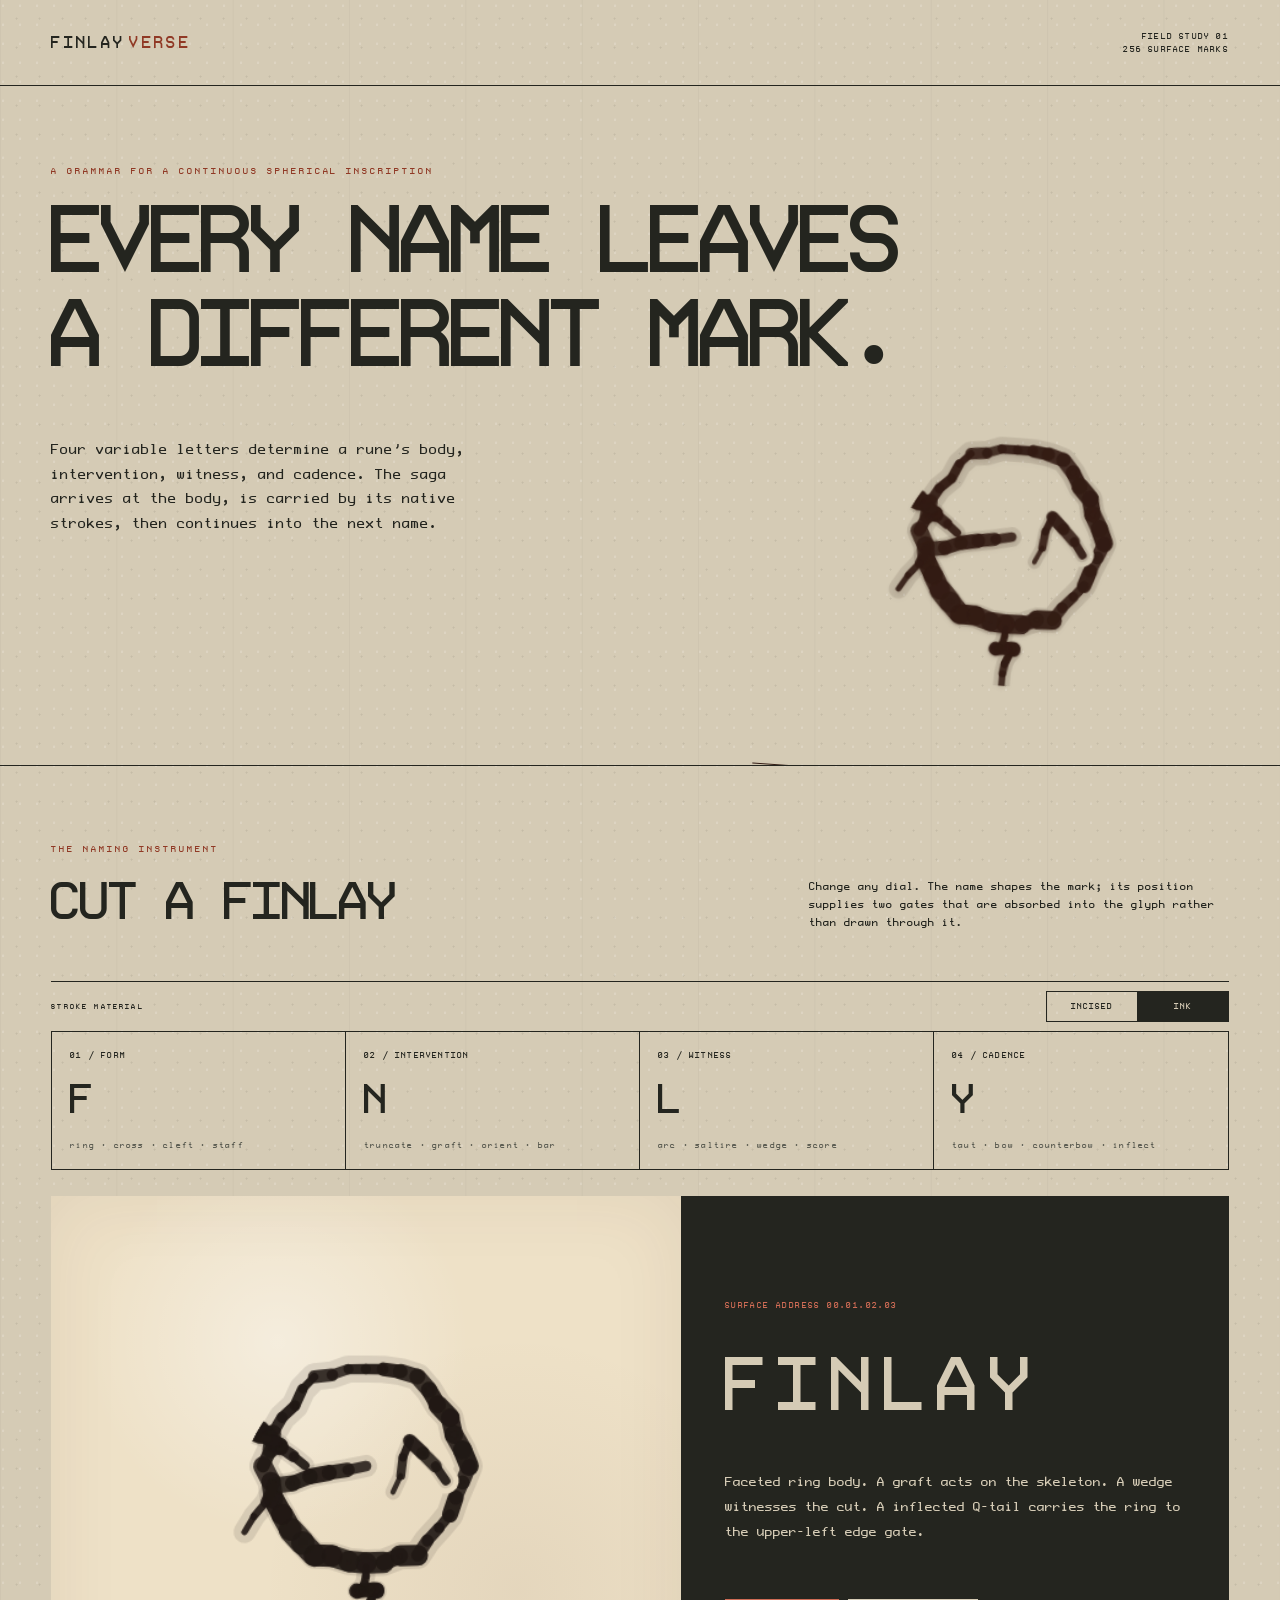
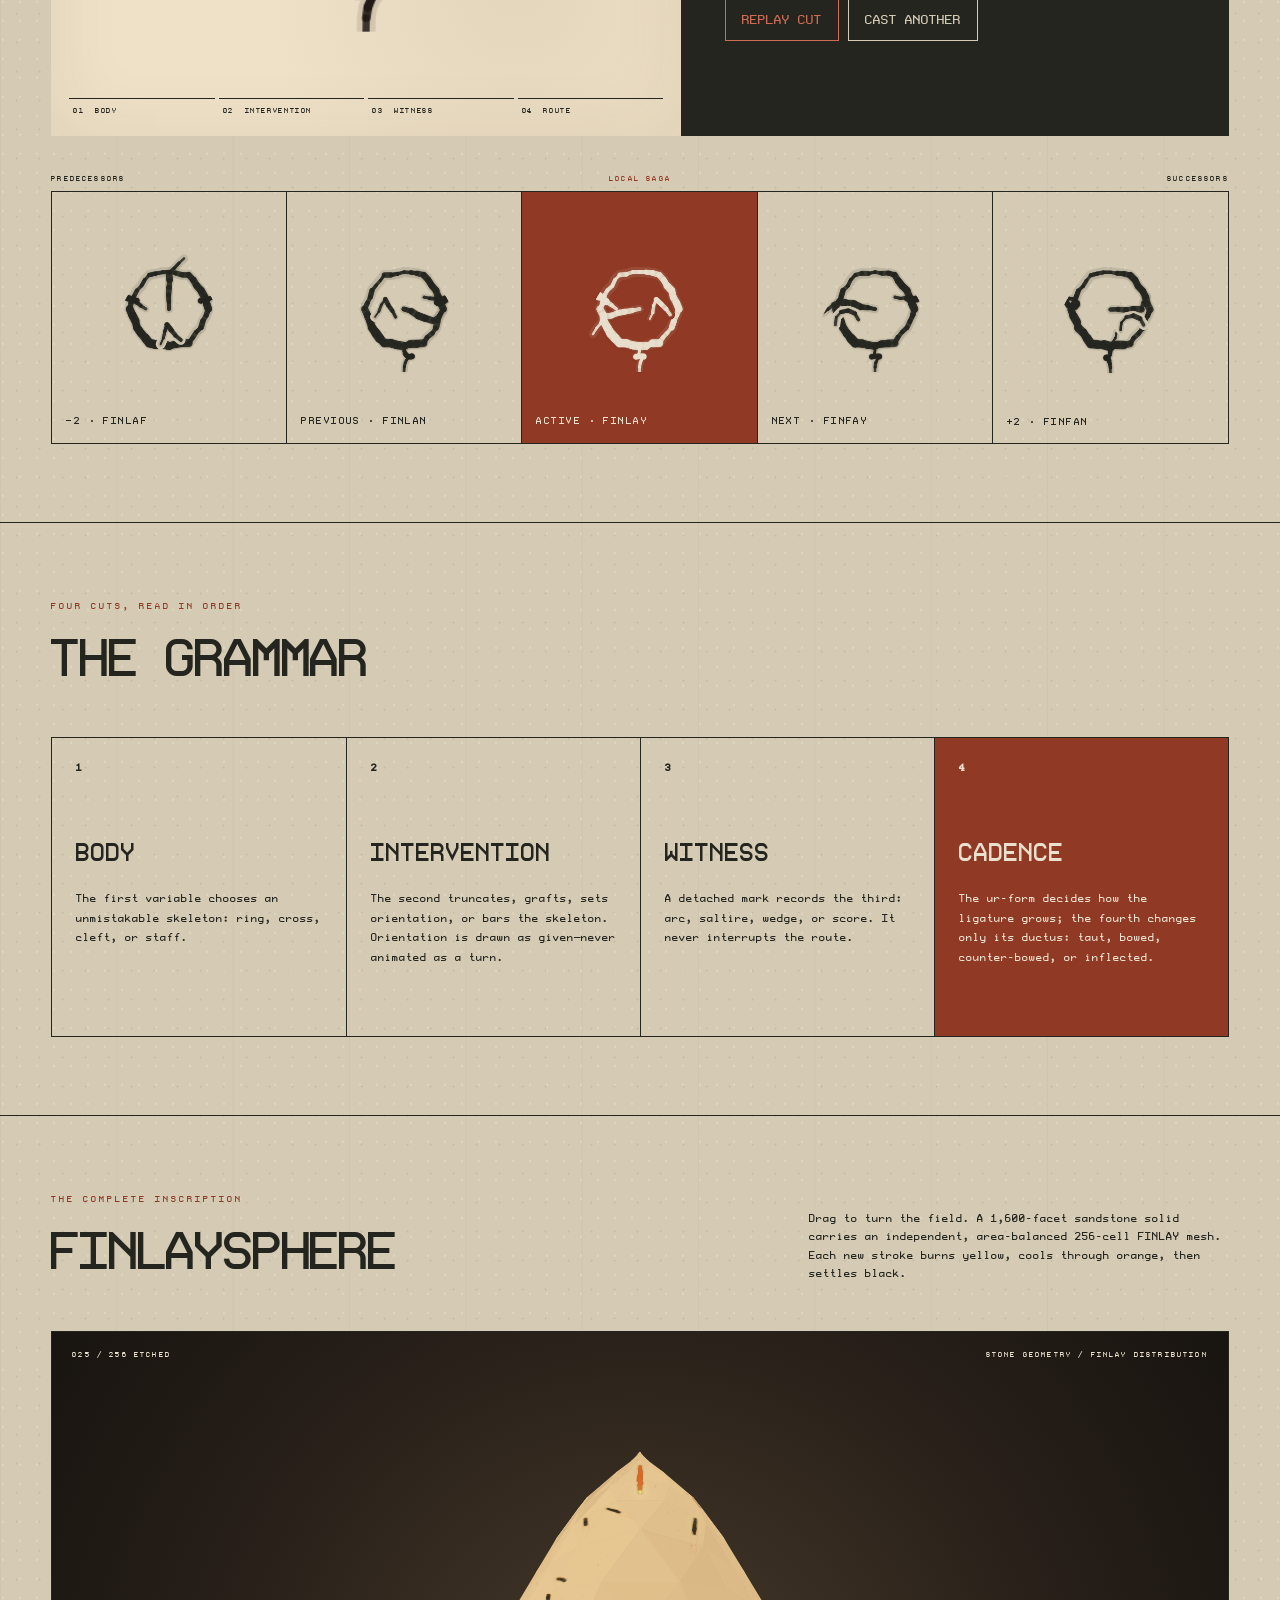
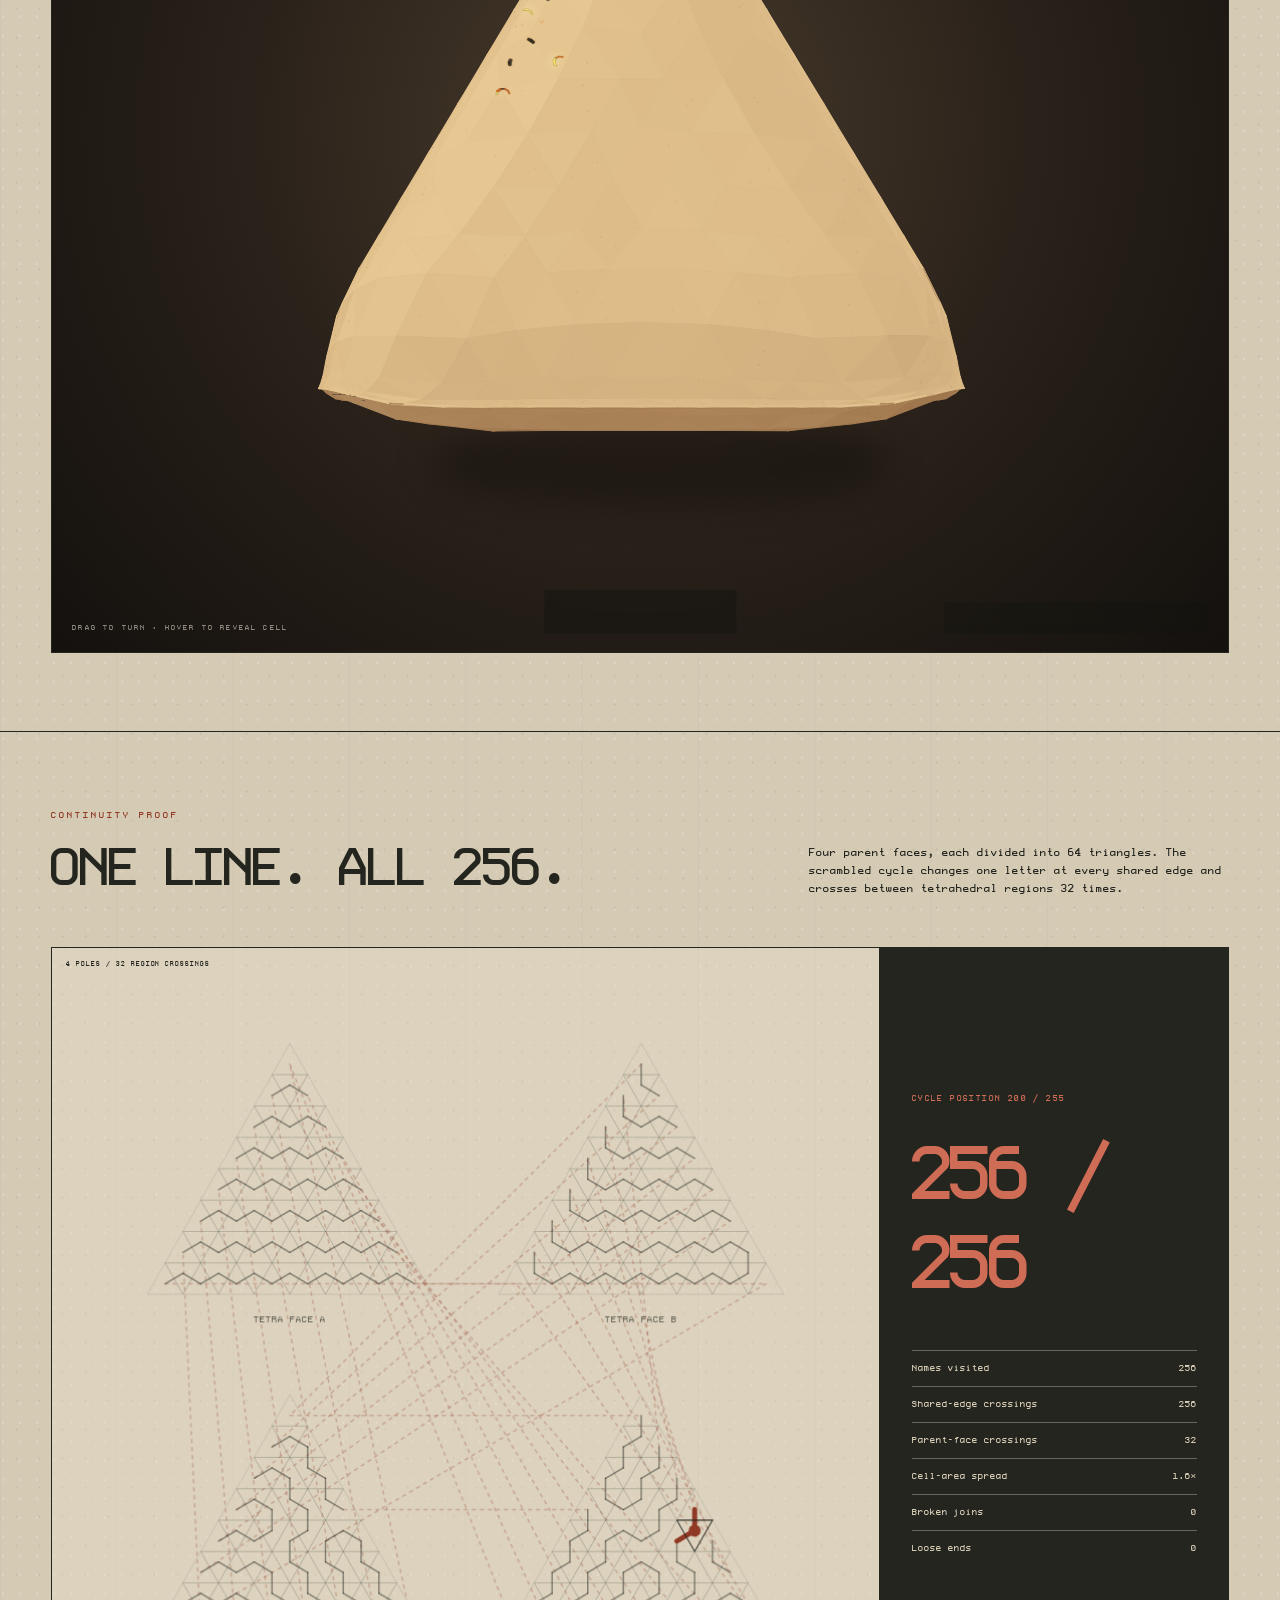
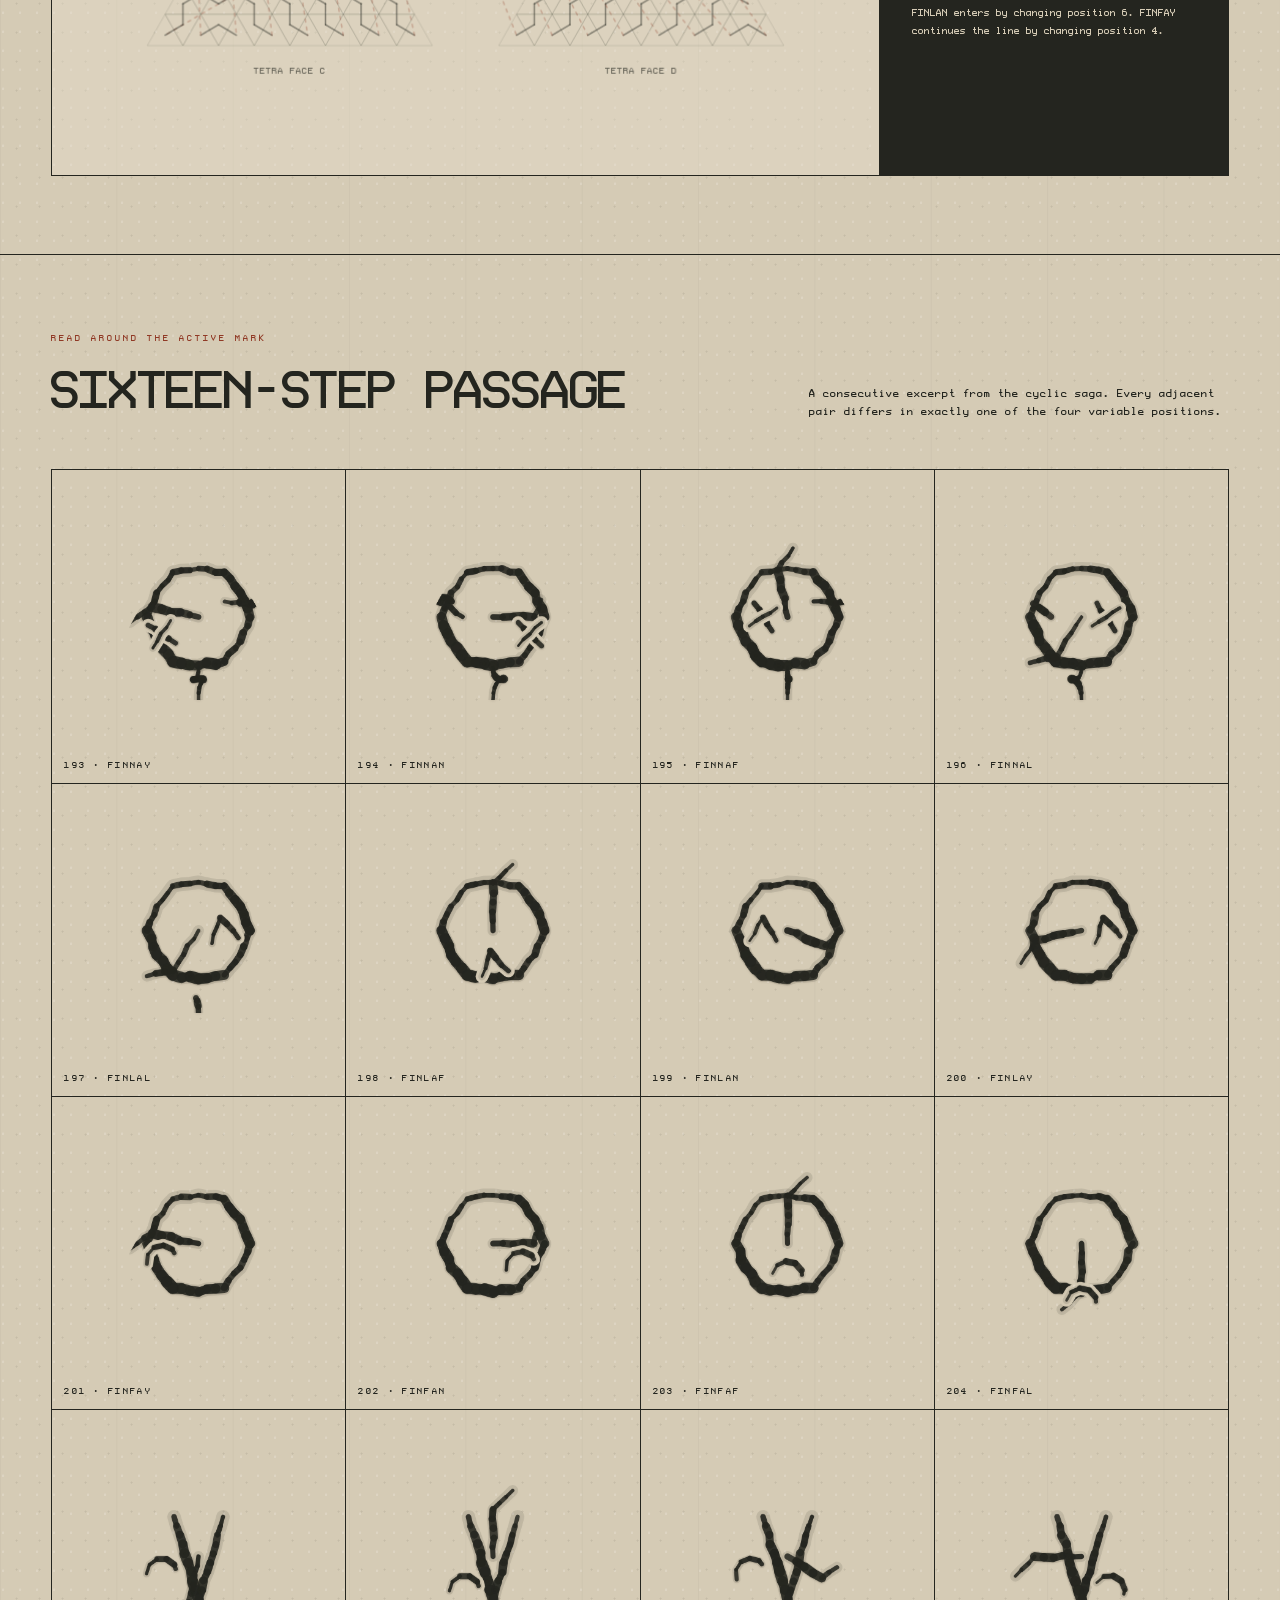
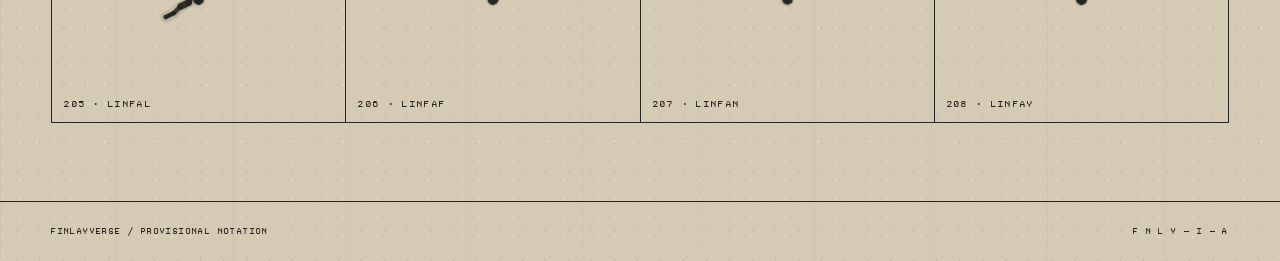
<file: finlay.html>
<!doctype html>
<html lang="en">
<head>
	<meta charset="utf-8">
	<meta name="viewport" content="width=device-width, initial-scale=1">
	<meta name="theme-color" content="#d8d0bd">
	<title>FINLAYverse — glyph field study</title>
	<link rel="stylesheet" href="finlay.css">
</head>
<body>
	<header class="masthead">
		<a class="wordmark" href="finlay.html" aria-label="FINLAYverse field study">
			<span>FINLAY</span><span>VERSE</span>
		</a>
		<p class="issue">FIELD STUDY 01<br>256 SURFACE MARKS</p>
	</header>

	<main>
		<section class="hero" aria-labelledby="page-title">
			<p class="kicker">A grammar for a continuous spherical inscription</p>
			<h1 id="page-title">Every name leaves<br>a different mark.</h1>
			<p class="lede">Four variable letters determine a rune’s body, intervention, witness, and cadence. The saga arrives at the body, is carried by its native strokes, then continues into the next name.</p>
			<div class="hero-glyph" aria-hidden="true">
				<canvas data-finlay="FINLAY"></canvas>
				<span>FINLAY / F·N·L·Y</span>
			</div>
		</section>

		<section class="workbench" aria-labelledby="workbench-title">
			<div class="section-heading">
				<div>
					<p class="kicker">The naming instrument</p>
					<h2 id="workbench-title">Cut a FINLAY</h2>
				</div>
				<p class="section-note">Change any dial. The name shapes the mark; its position supplies two gates that are absorbed into the glyph rather than drawn through it.</p>
			</div>

			<div class="material-bar">
				<span>STROKE MATERIAL</span>
				<div class="material-switcher" role="group" aria-label="Glyph stroke material">
					<button type="button" data-material-choice="incised" aria-pressed="false">INCISED</button>
					<button type="button" data-material-choice="ink" aria-pressed="true">INK</button>
				</div>
			</div>

			<div class="dials" role="group" aria-label="FINLAY variable letters">
				<label>
					<span>01 / FORM</span>
					<select data-slot="0" aria-label="Form letter">
						<option>F</option><option>N</option><option>L</option><option>Y</option>
					</select>
					<small>ring · cross · cleft · staff</small>
				</label>
				<label>
					<span>02 / INTERVENTION</span>
					<select data-slot="1" aria-label="Intervention letter">
						<option>F</option><option selected>N</option><option>L</option><option>Y</option>
					</select>
					<small>truncate · graft · orient · bar</small>
				</label>
				<label>
					<span>03 / WITNESS</span>
					<select data-slot="2" aria-label="Witness letter">
						<option>F</option><option>N</option><option selected>L</option><option>Y</option>
					</select>
					<small>arc · saltire · wedge · score</small>
				</label>
				<label>
					<span>04 / CADENCE</span>
					<select data-slot="3" aria-label="Cadence letter">
						<option>F</option><option>N</option><option>L</option><option selected>Y</option>
					</select>
					<small>taut · bow · counterbow · inflect</small>
				</label>
			</div>

			<div class="inspector">
				<div class="inspector-mark">
					<canvas id="active-glyph" data-finlay="FINLAY"></canvas>
					<ol class="generation-sequence" aria-label="Glyph construction sequence">
						<li data-generation-stage="0"><b>01</b> body</li>
						<li data-generation-stage="1"><b>02</b> intervention</li>
						<li data-generation-stage="2"><b>03</b> witness</li>
						<li data-generation-stage="3"><b>04</b> route</li>
					</ol>
				</div>
				<div class="inspector-copy">
					<p class="coordinate">SURFACE ADDRESS <span id="address">00.01.02.03</span></p>
					<h3 id="active-name">FINLAY</h3>
					<p id="active-recipe">Faceted ring body. A graft acts on the skeleton. A wedge witnesses the cut. The inflected sentence-line is absorbed by the body at its inherited gates.</p>
					<div class="inspector-actions">
						<button id="replay" type="button">REPLAY CUT</button>
						<button id="randomise" type="button">CAST ANOTHER</button>
					</div>
				</div>
			</div>

			<div class="neighbour-heading">
				<span>PREDECESSORS</span><b>LOCAL SAGA</b><span>SUCCESSORS</span>
			</div>
			<div class="siblings" id="siblings" aria-label="Gray-code neighbours"></div>
		</section>

		<section class="grammar" aria-labelledby="grammar-title">
			<div class="section-heading">
				<div>
					<p class="kicker">Four cuts, read in order</p>
					<h2 id="grammar-title">The grammar</h2>
				</div>
			</div>
			<div class="grammar-grid">
				<article><b>1</b><h3>Body</h3><p>The first variable chooses an unmistakable skeleton: ring, cross, cleft, or staff.</p></article>
				<article><b>2</b><h3>Intervention</h3><p>The second truncates, grafts, sets orientation, or bars the skeleton. Orientation is drawn as given—never animated as a turn.</p></article>
				<article><b>3</b><h3>Witness</h3><p>A detached mark records the third: arc, saltire, wedge, or score. It never interrupts the route.</p></article>
				<article class="accent"><b>4</b><h3>Cadence</h3><p>The ur-form decides how the ligature grows; the fourth changes only its ductus: taut, bowed, counter-bowed, or inflected.</p></article>
			</div>
		</section>

		<section class="sphere" aria-labelledby="sphere-title">
			<div class="section-heading">
				<div><p class="kicker">The complete inscription</p><h2 id="sphere-title">FINLAYsphere</h2></div>
				<p class="section-note">Drag to turn the field. A 1,600-facet sandstone solid carries an independent, area-balanced 256-cell FINLAY mesh. Each new stroke burns yellow, cools through orange, then settles black.</p>
			</div>
			<div class="sphere-stage">
				<canvas id="finlay-sphere" role="img" aria-label="Rotating rounded tetrahedral field showing all 256 FINLAY glyphs being inscribed"></canvas>
				<div class="sphere-status" aria-live="polite">
					<span id="sphere-count">000 / 256 ETCHED</span>
					<span>STONE GEOMETRY / FINLAY DISTRIBUTION</span>
				</div>
				<div class="surface-key" aria-label="Independent geometry and inscription meshes">
					<span>STONE GEOMETRY · 1,600 FACETS</span>
					<span>FINLAY FIELD · 256 EQUALISED CELLS</span>
				</div>
				<div class="sphere-actions">
					<button id="replay-sphere" type="button">RE-ETCH</button>
					<button id="shuffle-sphere" type="button">SHUFFLE FIELD</button>
					<button id="orbit-sphere" type="button" aria-pressed="true">PAUSE ORBIT</button>
				</div>
				<p class="sphere-hint">DRAG TO TURN · HOVER TO REVEAL CELL</p>
			</div>
		</section>

		<section class="saga" aria-labelledby="saga-title">
			<div class="section-heading">
				<div><p class="kicker">Continuity proof</p><h2 id="saga-title">One line. All 256.</h2></div>
				<p class="section-note">Four parent faces, each divided into 64 triangles. The scrambled cycle changes one letter at every shared edge and crosses between tetrahedral regions 32 times.</p>
			</div>
			<div class="saga-proof">
				<div class="atlas">
					<canvas id="saga-map" role="img" aria-label="Four-face tetrahedral atlas showing one continuous scrambled cycle through all 256 triangular FINLAY cells"></canvas>
					<span class="atlas-poles">4 POLES / 32 REGION CROSSINGS</span>
				</div>
				<div class="proof-copy">
					<p class="coordinate">CYCLE POSITION <span id="cycle-position">000 / 255</span></p>
					<h3>256 / 256</h3>
					<dl>
						<div><dt>Names visited</dt><dd>256</dd></div>
						<div><dt>Shared-edge crossings</dt><dd>256</dd></div>
						<div><dt>Parent-face crossings</dt><dd>32</dd></div>
						<div><dt>Cell-area spread</dt><dd>1.6×</dd></div>
						<div><dt>Broken joins</dt><dd>0</dd></div>
						<div><dt>Loose ends</dt><dd>0</dd></div>
					</dl>
					<p id="cycle-neighbours">The active mark receives the line from its predecessor and returns it to its successor.</p>
				</div>
			</div>
		</section>

		<section class="field" aria-labelledby="field-title">
			<div class="section-heading">
				<div><p class="kicker">Read around the active mark</p><h2 id="field-title">Sixteen-step passage</h2></div>
				<p class="section-note">A consecutive excerpt from the cyclic saga. Every adjacent pair differs in exactly one of the four variable positions.</p>
			</div>
			<div class="field-grid" id="field-grid"></div>
		</section>
	</main>

	<footer><span>FINLAYVERSE / PROVISIONAL NOTATION</span><span>F N L Y — I — A</span></footer>
	<script src="src/finlay.js"></script>
</body>
</html>
</file>
<file: finlay.css>
@font-face{font-family:ProFont;src:url("fonts/ProFontNerdFont-Regular.ttf")}
:root{--ink:#24251f;--paper:#d5cbb5;--light:#e9e0ce;--rust:#903925;--rule:rgba(36,37,31,.35)}
*{box-sizing:border-box}
html{background:var(--paper);color:var(--ink)}
body{margin:0;font-family:ProFont,monospace;background:radial-gradient(circle at 18% 30%,rgba(255,255,255,.18) 0 1px,transparent 1.5px),radial-gradient(circle at 72% 64%,rgba(36,37,31,.09) 0 .8px,transparent 1.3px),linear-gradient(90deg,rgba(36,37,31,.035) 1px,transparent 1px),var(--paper);background-size:17px 19px,23px 29px,9.09% 100%;overflow-x:hidden}
button,select{font:inherit}
.masthead{height:86px;display:flex;align-items:center;justify-content:space-between;padding:0 4vw;border-bottom:1px solid var(--ink)}
.wordmark{display:flex;gap:.18em;color:inherit;text-decoration:none;font-size:20px;letter-spacing:.12em}.wordmark span:last-child{color:var(--rust)}
.issue{margin:0;text-align:right;font-size:10px;line-height:1.3;letter-spacing:.12em}
main{max-width:1440px;margin:auto}
.hero{position:relative;min-height:680px;padding:80px 4vw 100px;border-bottom:1px solid var(--ink);overflow:hidden}
.kicker{margin:0 0 20px;color:var(--rust);font-size:11px;letter-spacing:.18em;text-transform:uppercase}
h1,h2,h3,p{font-weight:400}
h1{max-width:900px;margin:0;font-size:clamp(62px,9vw,138px);line-height:.82;letter-spacing:-.07em;text-transform:uppercase}
.lede{width:min(460px,80%);margin:52px 0 0;font-size:17px;line-height:1.45}
.hero-glyph{position:absolute;right:2vw;bottom:-35px;width:min(38vw,490px);transform:rotate(4deg);color:var(--rust);filter:drop-shadow(4px 5px 0 rgba(36,37,31,.09))}
.hero-glyph canvas{display:block;width:100%;aspect-ratio:1}.hero-glyph span{display:block;border-top:1px solid currentColor;padding-top:8px;font-size:11px;letter-spacing:.16em}
.workbench,.grammar,.sphere,.saga,.field{padding:78px 4vw;border-bottom:1px solid var(--ink)}
.section-heading{display:flex;justify-content:space-between;align-items:end;gap:40px;margin-bottom:48px}
h2{margin:0;font-size:clamp(42px,5vw,76px);line-height:.9;letter-spacing:-.05em;text-transform:uppercase}
.section-note{max-width:420px;margin:0;font-size:13px;line-height:1.4}
.material-bar{display:flex;align-items:center;justify-content:space-between;padding:9px 0;border-top:1px solid var(--ink);font-size:9px;letter-spacing:.13em}
.material-switcher{display:flex}
.material-switcher button{min-width:92px;padding:9px 13px;border:1px solid var(--ink);background:transparent;color:var(--ink);font-size:10px;letter-spacing:.1em;cursor:pointer}
.material-switcher button+button{margin-left:-1px}
.material-switcher button[aria-pressed="true"]{position:relative;background:var(--ink);color:var(--paper)}
.material-switcher button:focus-visible{z-index:1;outline:2px solid var(--rust);outline-offset:2px}
.dials{display:grid;grid-template-columns:repeat(4,1fr);border:1px solid var(--ink)}
.dials label{padding:18px;border-right:1px solid var(--ink)}.dials label:last-child{border:0}
.dials label>span,.dials small{display:block;font-size:10px;letter-spacing:.12em}.dials small{margin-top:10px;color:rgba(29,36,31,.65)}
.dials select{width:100%;margin:14px 0 4px;border:0;background:transparent;color:var(--ink);font-size:50px;appearance:none;cursor:pointer}
.dials select:focus{outline:1px solid var(--rust);outline-offset:4px}
.inspector{display:grid;grid-template-columns:minmax(280px,1.15fr) 1fr;min-height:470px;margin-top:26px;background:var(--ink);color:var(--paper)}
.inspector-mark{position:relative;display:grid;place-items:center;background:radial-gradient(circle at 36% 27%,rgba(255,255,255,.48),transparent 34%),radial-gradient(circle at 74% 73%,rgba(36,37,31,.08),transparent 42%),var(--light);color:var(--ink);box-shadow:inset 0 0 70px rgba(68,45,25,.09)}
.inspector-mark canvas{width:min(90%,540px);aspect-ratio:1}
.generation-sequence{position:absolute;left:18px;right:18px;bottom:14px;display:grid;grid-template-columns:repeat(4,1fr);gap:4px;margin:0;padding:0;list-style:none}
.generation-sequence li{padding:7px 4px;border-top:1px solid currentColor;color:rgba(36,37,31,.38);font-size:9px;letter-spacing:.07em;text-transform:uppercase;transition:color 140ms ease,background-color 140ms ease}
.generation-sequence li b{font-weight:400;margin-right:5px}
.generation-sequence li.is-active{color:var(--rust);background:rgba(144,57,37,.07)}
.generation-sequence li.is-complete{color:var(--ink)}
.inspector-copy{display:flex;flex-direction:column;justify-content:center;padding:8%}
.coordinate{font-size:10px;letter-spacing:.14em;color:#cf6c55}.inspector-copy h3{margin:22px 0;font-size:clamp(46px,7vw,92px);letter-spacing:.09em}
.inspector-copy>p:not(.coordinate){max-width:520px;line-height:1.55}
.inspector-actions{display:flex;flex-wrap:wrap;gap:9px;margin-top:38px}
.inspector-actions button{padding:12px 16px;border:1px solid var(--paper);background:transparent;color:var(--paper);cursor:pointer}
.inspector-actions button:hover{background:var(--paper);color:var(--ink)}
#replay{border-color:#cf6c55;color:#cf6c55}
.neighbour-heading{display:grid;grid-template-columns:1fr auto 1fr;margin:38px 0 8px;font-size:9px;letter-spacing:.13em}.neighbour-heading span:last-child{text-align:right}.neighbour-heading b{font-weight:400;color:var(--rust)}
.siblings{display:grid;grid-template-columns:repeat(5,1fr);border:1px solid var(--ink)}
.sibling{padding:14px;border:0;border-right:1px solid var(--ink);background:transparent;color:inherit;text-align:left;cursor:pointer}.sibling:last-child{border:0}.sibling:hover,.sibling.active{background:var(--rust);color:var(--light)}
.sibling canvas{display:block;width:100%;aspect-ratio:1;filter:drop-shadow(2px 2px 0 rgba(36,37,31,.08))}.sibling span{font-size:12px;letter-spacing:.12em}
.grammar-grid{display:grid;grid-template-columns:repeat(4,1fr)}
.grammar article{min-height:300px;padding:24px;border:1px solid var(--ink);border-right:0}.grammar article:last-child{border-right:1px solid var(--ink)}
.grammar article>b{display:block;font-size:12px}.grammar article h3{margin:64px 0 20px;font-size:30px;text-transform:uppercase}.grammar article p{font-size:13px;line-height:1.5}
.grammar .accent{background:var(--rust);color:var(--light)}
.sphere-stage{position:relative;min-height:620px;border:1px solid var(--ink);background:radial-gradient(circle at 50% 43%,#493b2c 0,#282019 53%,#14110e 100%);color:var(--light);overflow:hidden;touch-action:none}
.sphere-stage canvas{display:block;width:100%;height:clamp(620px,72vw,920px);cursor:grab}.sphere-stage canvas:active{cursor:grabbing}
.sphere-status{position:absolute;top:18px;left:20px;right:20px;display:flex;justify-content:space-between;gap:20px;font-size:9px;letter-spacing:.13em;pointer-events:none}
.sphere-actions{position:absolute;right:18px;bottom:18px;display:flex}
.sphere-actions button{padding:10px 13px;border:1px solid rgba(233,224,206,.72);background:rgba(18,20,17,.35);color:var(--light);font-size:9px;letter-spacing:.1em;cursor:pointer;backdrop-filter:blur(5px)}
.sphere-actions button+button{margin-left:-1px}.sphere-actions button:hover{background:var(--light);color:var(--ink)}
.surface-key{position:absolute;left:50%;bottom:18px;display:grid;gap:5px;transform:translateX(-50%);padding:10px 13px;border:1px solid rgba(233,224,206,.52);background:rgba(18,20,17,.42);font-size:8px;letter-spacing:.1em;text-align:center;white-space:nowrap;backdrop-filter:blur(5px)}
.surface-key span:last-child{color:#cf6c55}
.sphere-hint{position:absolute;left:20px;bottom:20px;margin:0;color:rgba(233,224,206,.58);font-size:9px;letter-spacing:.13em;pointer-events:none}
.saga-proof{display:grid;grid-template-columns:minmax(0,1.55fr) minmax(280px,.65fr);border:1px solid var(--ink);background:rgba(233,224,206,.35)}
.atlas{position:relative;padding:32px;border-right:1px solid var(--ink)}
.atlas canvas{display:block;width:100%;aspect-ratio:1}
.atlas-poles{position:absolute;top:12px;left:14px;font-size:8px;letter-spacing:.12em}
.proof-copy{display:flex;flex-direction:column;justify-content:center;padding:9%;background:var(--ink);color:var(--paper)}
.proof-copy h3{margin:18px 0 40px;color:#cf6c55;font-size:clamp(48px,7vw,96px);letter-spacing:-.07em}
.proof-copy dl{margin:0}.proof-copy dl div{display:flex;justify-content:space-between;gap:18px;padding:12px 0;border-top:1px solid rgba(233,224,206,.35)}.proof-copy dt,.proof-copy dd{margin:0;font-size:11px;font-weight:400}.proof-copy>p:last-child{margin:38px 0 0;font-size:12px;line-height:1.5}
.field-grid{display:grid;grid-template-columns:repeat(4,1fr);border-top:1px solid var(--ink);border-left:1px solid var(--ink)}
.field-cell{padding:12px;border-right:1px solid var(--ink);border-bottom:1px solid var(--ink)}
.field-cell canvas{display:block;width:100%;aspect-ratio:1;filter:drop-shadow(2px 2px 0 rgba(36,37,31,.08))}.field-cell span{display:block;padding-top:8px;font-size:11px;letter-spacing:.12em}
footer{display:flex;justify-content:space-between;padding:24px 4vw;font-size:10px;letter-spacing:.14em}
:root[data-material="ink"] .hero-glyph{color:#321b13;filter:drop-shadow(0 2px 2px rgba(44,24,17,.16))}
:root[data-material="ink"] .inspector-mark{color:#201814;background:radial-gradient(circle at 36% 27%,rgba(255,255,255,.4),transparent 34%),radial-gradient(circle at 74% 73%,rgba(74,40,24,.06),transparent 42%),#eee1c7;box-shadow:inset 0 0 74px rgba(75,43,24,.08)}
:root[data-material="ink"] .sibling canvas,:root[data-material="ink"] .field-cell canvas{filter:drop-shadow(0 1px 1px rgba(44,24,17,.12))}
@media(max-width:980px){.surface-key{bottom:68px}}
@media(max-width:760px){.hero{min-height:670px}.hero-glyph{right:-12vw;width:65vw;opacity:.7}.lede{position:relative;z-index:1}.dials{grid-template-columns:1fr 1fr}.dials label:nth-child(2){border-right:0}.dials label:nth-child(-n+2){border-bottom:1px solid}.inspector{grid-template-columns:1fr}.inspector-mark{min-height:360px}.siblings,.grammar-grid,.field-grid{grid-template-columns:1fr 1fr}.sibling:nth-child(3){grid-column:1/-1}.grammar article{border-right:1px solid var(--ink);margin:-1px 0 0 -1px}.sphere-stage{min-height:520px}.sphere-stage canvas{height:520px}.sphere-status{display:grid}.surface-key{bottom:68px;max-width:calc(100% - 36px);white-space:normal}.sphere-hint{display:none}.saga-proof{grid-template-columns:1fr}.atlas{padding:22px;border-right:0;border-bottom:1px solid var(--ink)}.section-heading{display:block}.section-note{margin-top:24px}}
@media(max-width:440px){.hero{padding-top:55px}h1{font-size:54px}.siblings{grid-template-columns:1fr 1fr}.dials select{font-size:38px}.inspector-copy{padding:38px 24px}}
</file>
